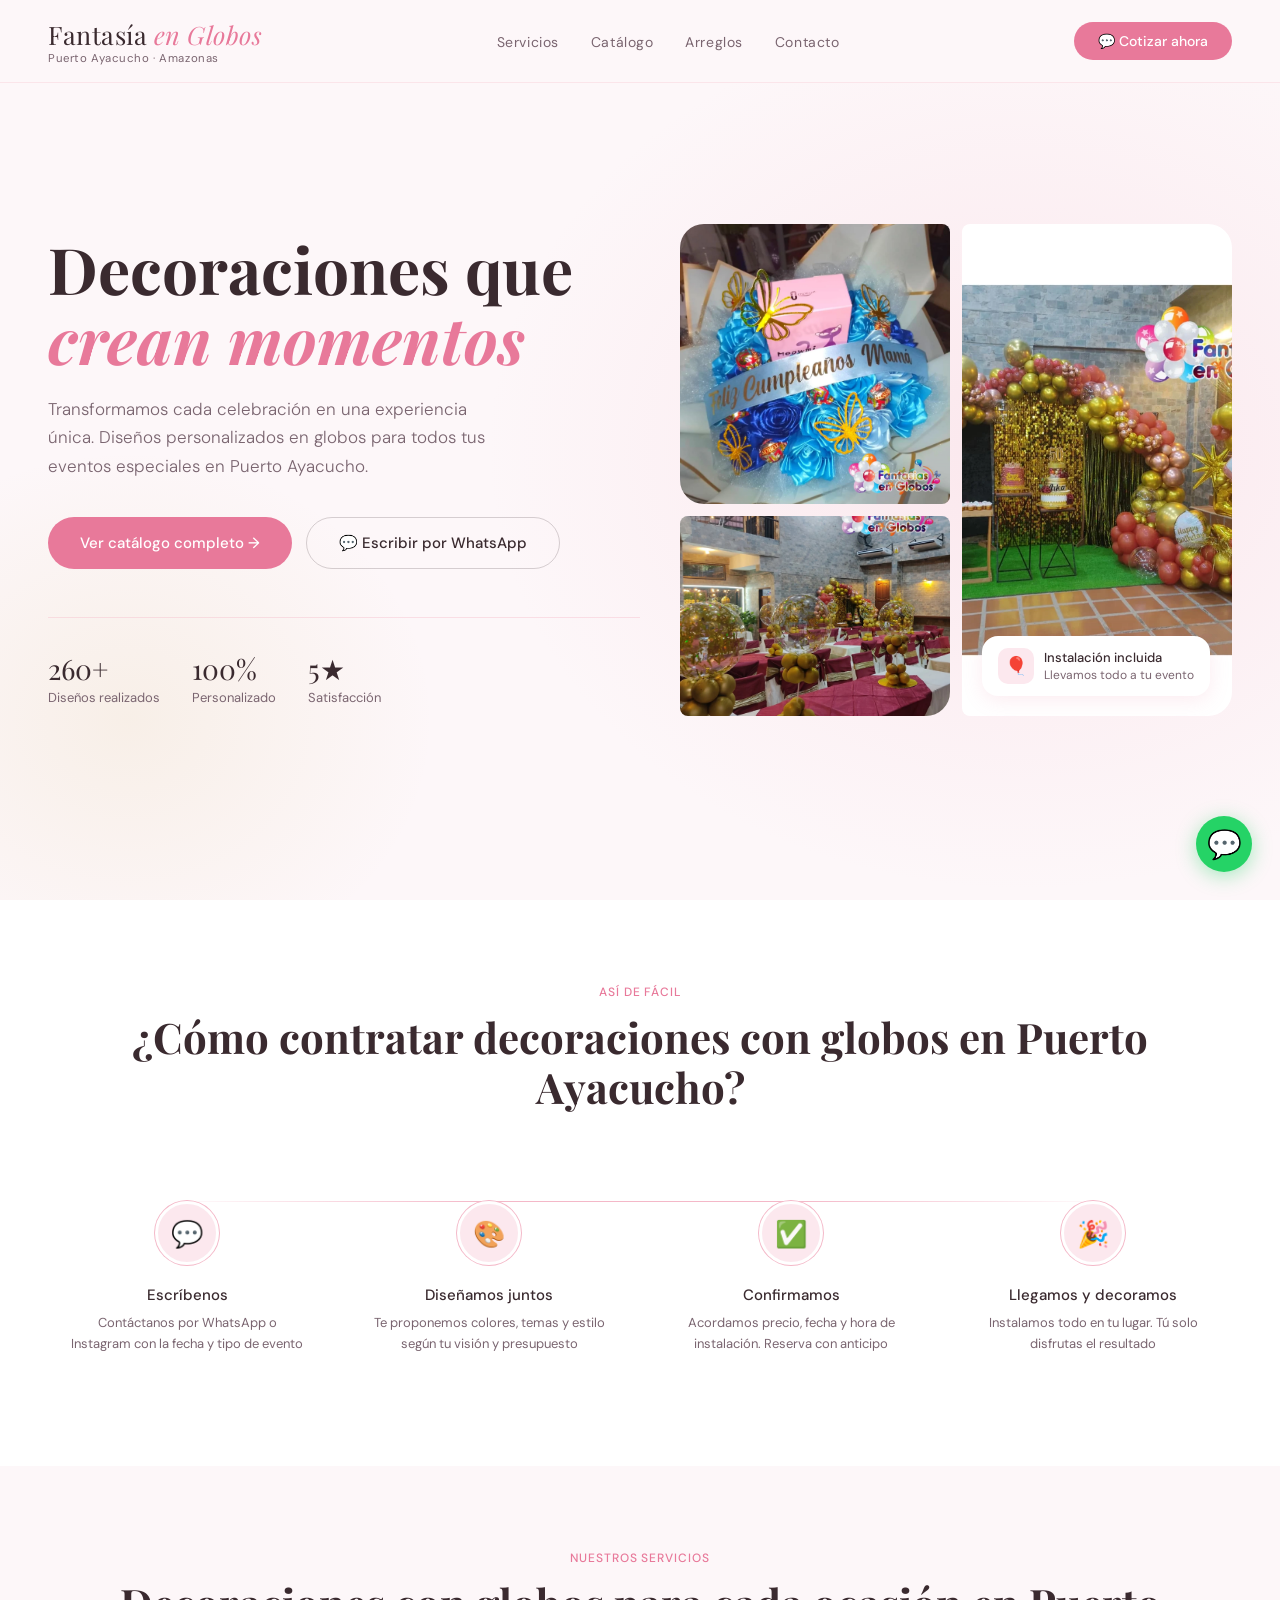
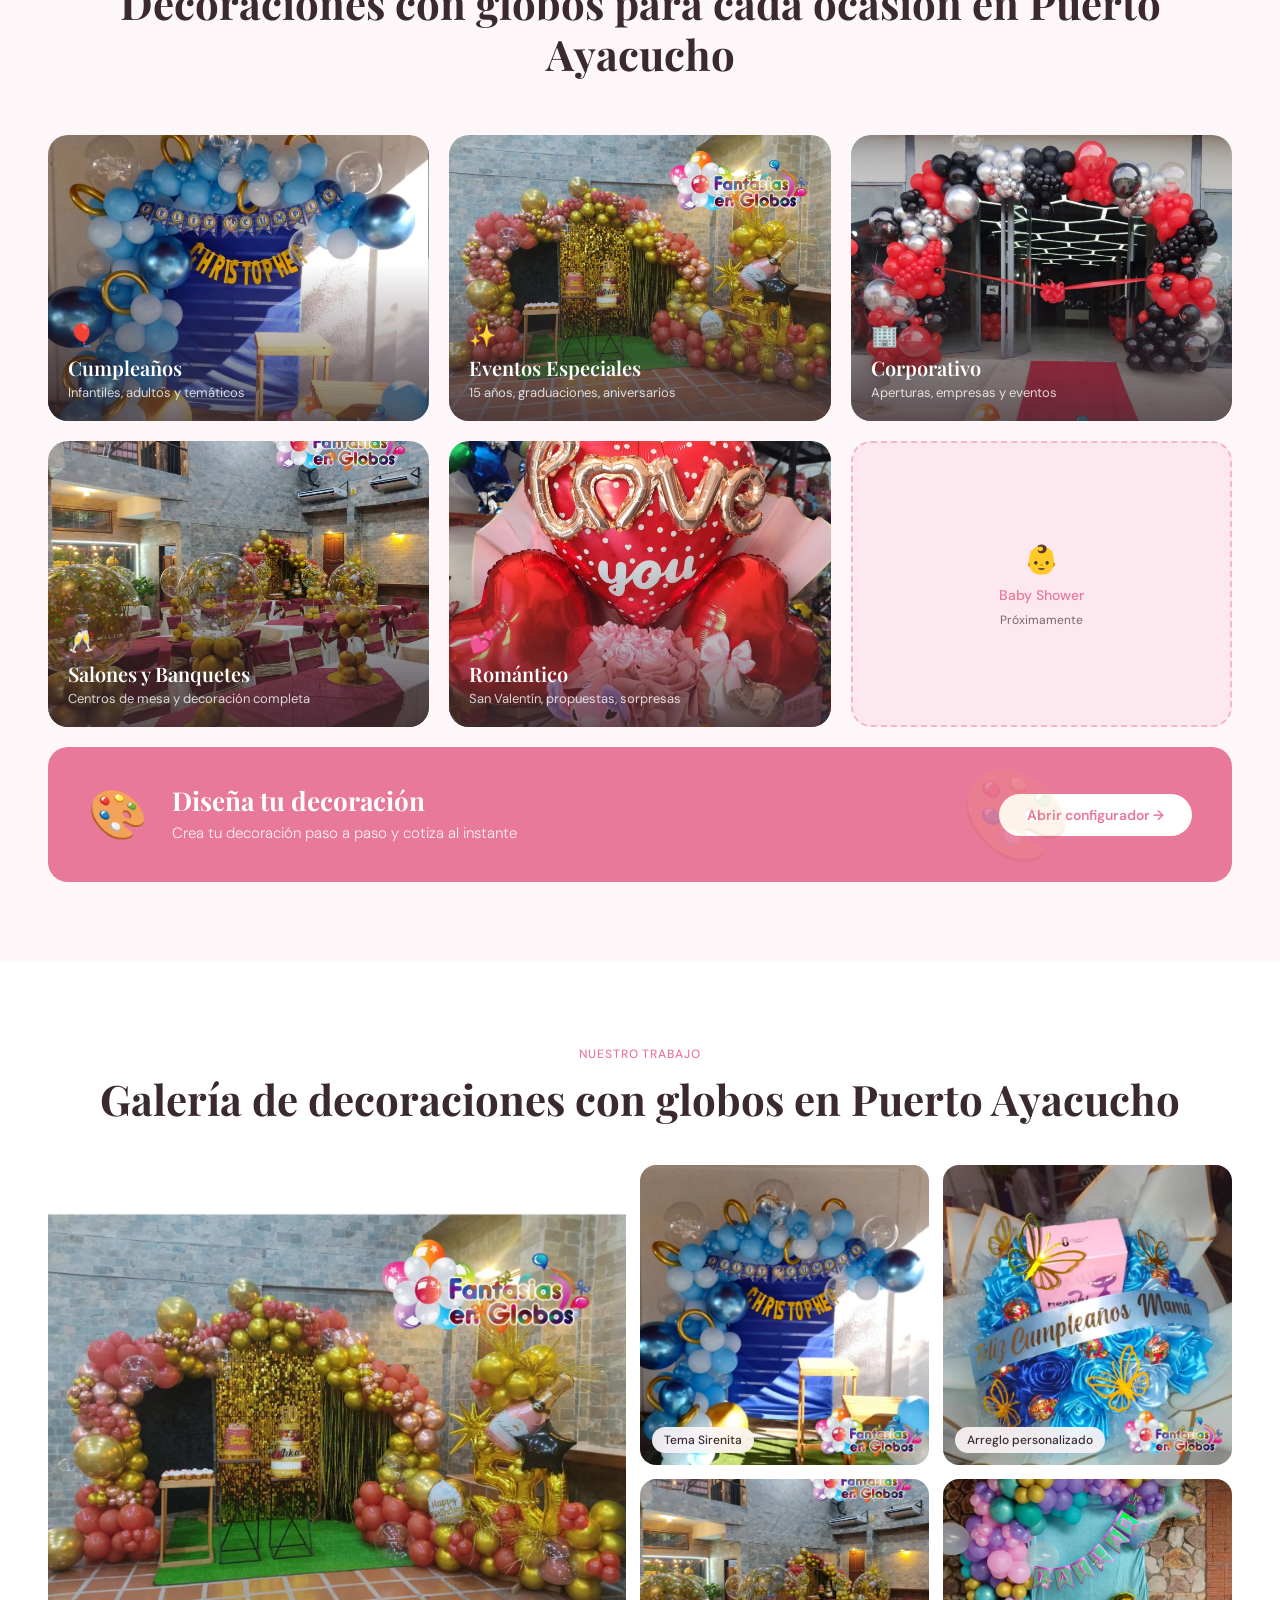
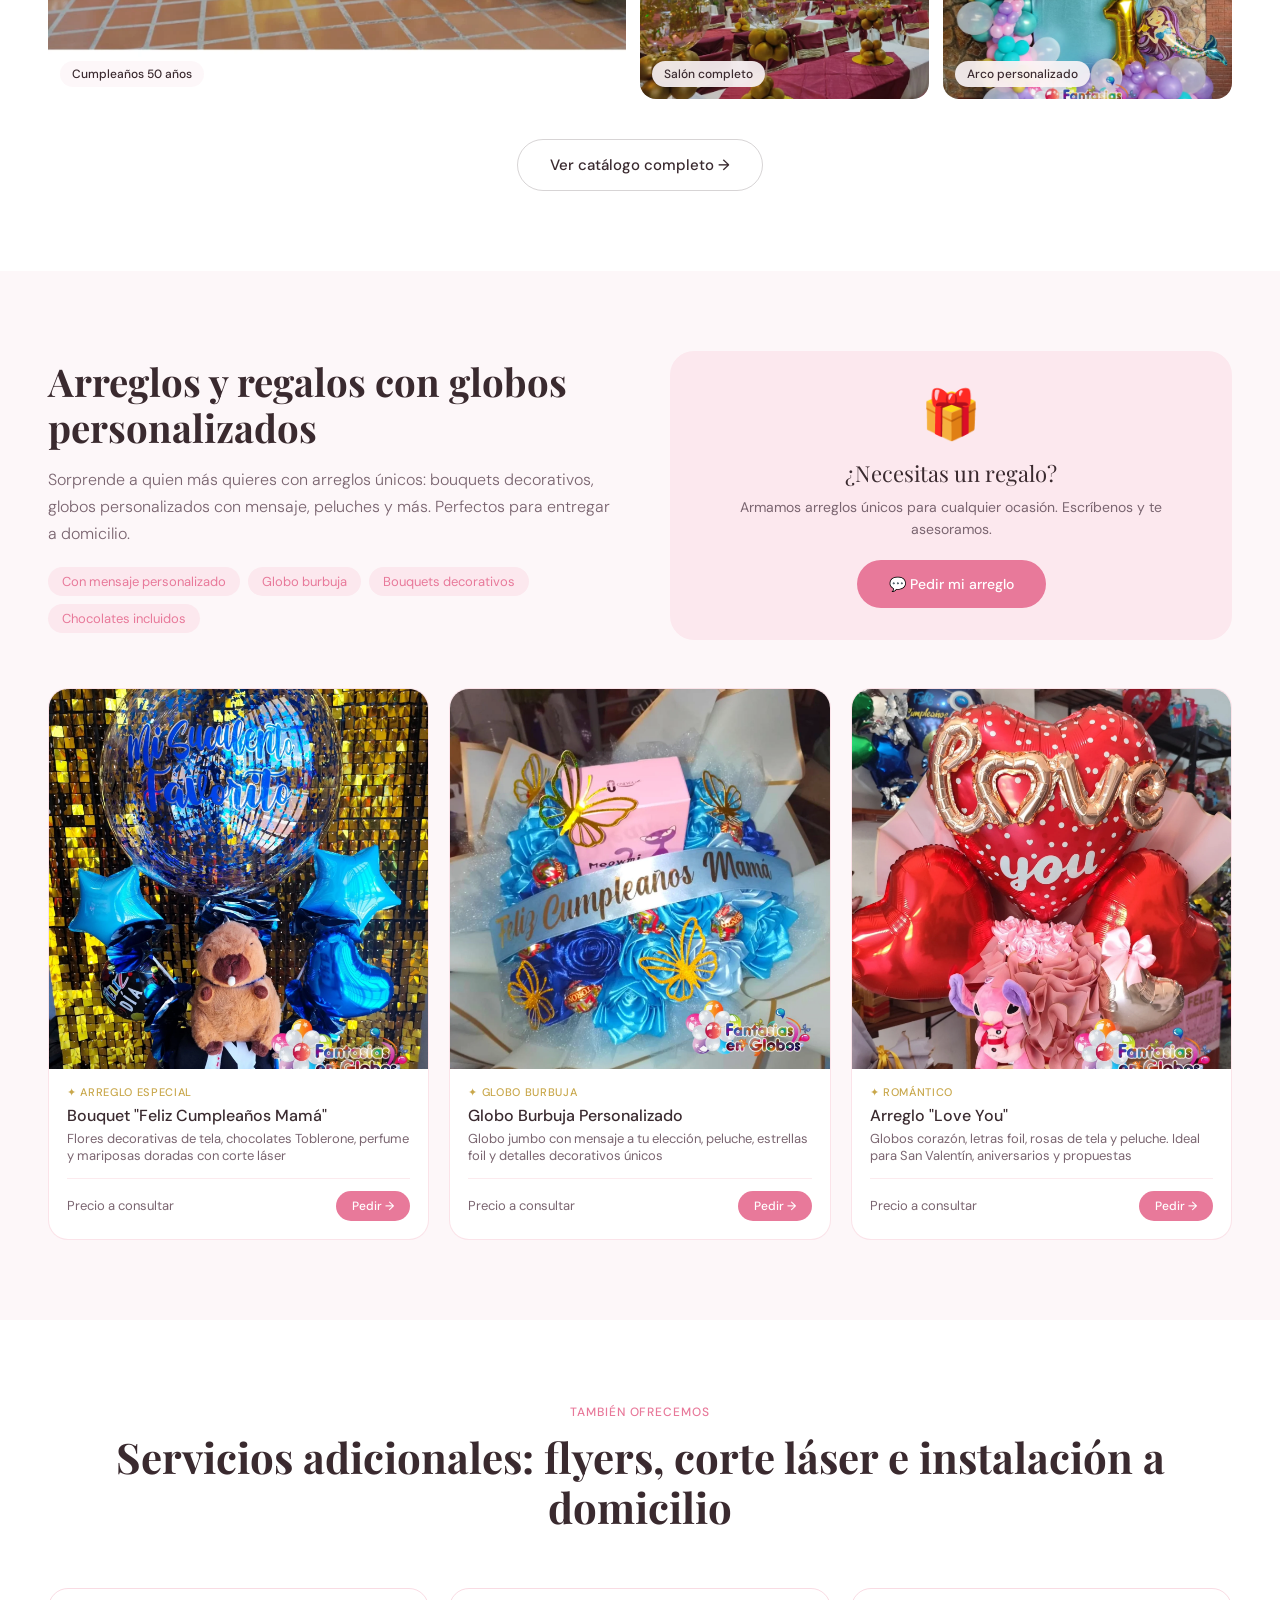
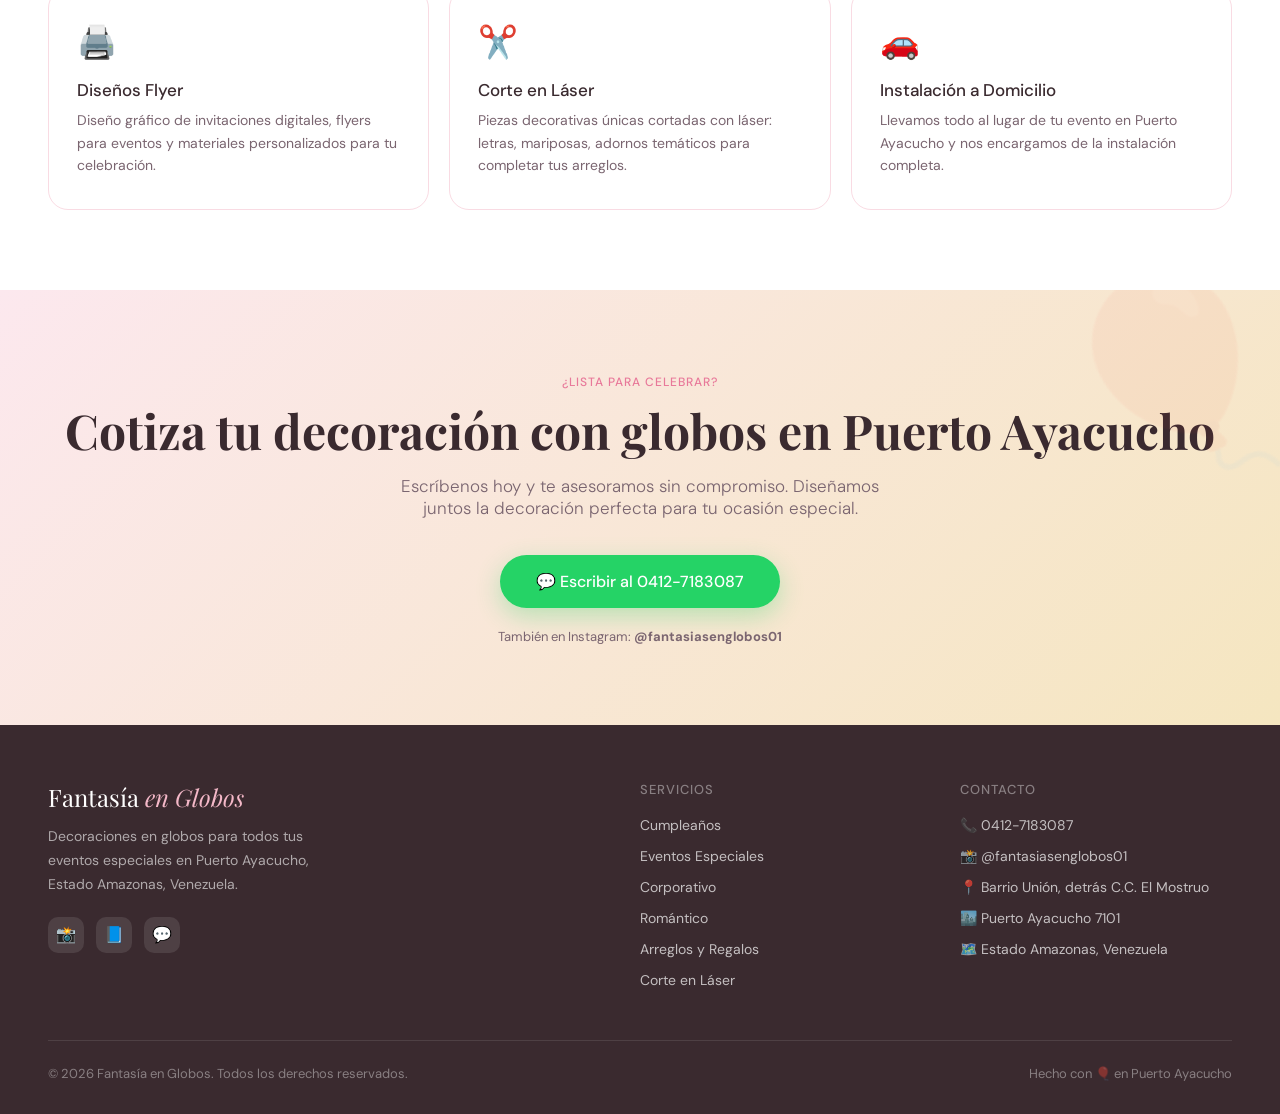
<file: index.html>
<!DOCTYPE html>
<html lang="es">
<head>
<meta charset="UTF-8">
<meta name="viewport" content="width=device-width, initial-scale=1.0">
<title>Fantasía en Globos — Decoraciones en Puerto Ayacucho, Venezuela</title>
<meta name="description" content="Decoraciones con globos para cumpleaños, eventos y celebraciones en Puerto Ayacucho, Amazonas. Diseños personalizados, instalación incluida. ¡Cotiza por WhatsApp!">
<meta name="keywords" content="decoraciones globos Puerto Ayacucho, globos Amazonas Venezuela, arcos globos cumpleaños, decoración eventos Venezuela">
<meta property="og:title" content="Fantasía en Globos — Puerto Ayacucho">
<meta property="og:description" content="Decoraciones que crean momentos. Diseños en globos para todos tus eventos especiales.">
<meta property="og:type" content="website">
<script type="application/ld+json">
{
  "@context": "https://schema.org",
  "@type": "LocalBusiness",
  "name": "Fantasía en Globos",
  "description": "Decoraciones con globos para eventos, cumpleaños, baby showers, graduaciones y más en Puerto Ayacucho, Venezuela.",
  "url": "https://fantasia-en-globos.vercel.app",
  "telephone": "+584127183087",
  "address": {
    "@type": "PostalAddress",
    "addressLocality": "Puerto Ayacucho",
    "addressRegion": "Amazonas",
    "addressCountry": "VE"
  },
  "geo": {
    "@type": "GeoCoordinates",
    "latitude": 5.6630,
    "longitude": -67.6235
  },
  "sameAs": [
    "https://www.instagram.com/fantasiasenglobos01"
  ],
  "priceRange": "$$"
}
</script>
<link rel="stylesheet" href="styles.css">
<style>
  /* ── HERO ── */
  .hero {
    min-height: 100vh;
    display: grid;
    grid-template-columns: 1fr 1fr;
    align-items: center;
    padding: 120px 48px 80px;
    position: relative;
    overflow: hidden;
  }
  .hero::before {
    content: '';
    position: absolute; inset: 0;
    background: radial-gradient(ellipse 60% 70% at 80% 50%, rgba(244,184,200,0.25) 0%, transparent 70%),
                radial-gradient(ellipse 40% 50% at 10% 80%, rgba(201,168,76,0.1) 0%, transparent 60%);
    pointer-events: none;
  }
  .hero-text { position: relative; z-index: 2; }
  .hero-badge {
    display: inline-flex; align-items: center; gap: 6px;
    background: var(--dorado-claro); color: var(--dorado);
    padding: 6px 16px; border-radius: 100px;
    font-size: 12px; font-weight: 500; letter-spacing: 0.06em;
    text-transform: uppercase; margin-bottom: 24px;
  }
  .hero-badge::before { content: '✦'; font-size: 10px; }
  .hero h1 {
    font-family: 'Playfair Display', serif;
    font-size: clamp(42px, 5vw, 68px);
    line-height: 1.1;
    color: var(--gris-texto);
    margin-bottom: 20px;
  }
  .hero h1 em { font-style: italic; color: var(--rosa-profundo); display: block; }
  .hero p {
    font-size: 17px; color: var(--gris-suave);
    line-height: 1.7; max-width: 460px;
    margin-bottom: 36px; font-weight: 300;
  }
  .hero-btns { display: flex; gap: 14px; flex-wrap: wrap; }
  .hero-stats {
    display: flex; gap: 32px; margin-top: 48px;
    padding-top: 32px;
    border-top: 1px solid rgba(244,184,200,0.4);
  }
  .stat-num { font-family: 'Playfair Display', serif; font-size: 28px; color: var(--gris-texto); }
  .stat-label { font-size: 13px; color: var(--gris-suave); margin-top: 2px; }

  .hero-visual {
    position: relative; z-index: 2;
    display: grid;
    grid-template-columns: 1fr 1fr;
    grid-template-rows: 280px 200px;
    gap: 12px;
    padding-left: 40px;
  }
  .hero-img {
    border-radius: 20px; overflow: hidden;
    position: relative;
  }
  .hero-img img { width: 100%; height: 100%; object-fit: cover; transition: transform 0.5s; }
  .hero-img:hover img { transform: scale(1.04); }
  .hero-img:nth-child(1) { border-radius: 24px 8px 8px 24px; }
  .hero-img:nth-child(2) { grid-row: span 2; border-radius: 8px 24px 24px 8px; }
  .hero-img:nth-child(3) { border-radius: 8px 8px 24px 8px; }
  .hero-float {
    position: absolute; bottom: 20px; left: 20px;
    background: white; border-radius: 16px;
    padding: 12px 16px;
    box-shadow: 0 4px 20px rgba(232,121,154,0.15);
    display: flex; align-items: center; gap: 10px;
    font-size: 13px;
  }
  .hero-float-icon {
    width: 36px; height: 36px; border-radius: 10px;
    background: var(--rosa-claro);
    display: flex; align-items: center; justify-content: center;
    font-size: 18px;
  }
  .hero-float strong { display: block; font-weight: 500; font-size: 13px; }
  .hero-float span { color: var(--gris-suave); font-size: 12px; }

  /* ── COMO FUNCIONA ── */
  .como-funciona { padding: 80px 48px; background: white; }
  .steps-grid {
    display: grid; grid-template-columns: repeat(4, 1fr);
    gap: 24px; position: relative;
  }
  .steps-grid::before {
    content: '';
    position: absolute; top: 32px; left: 10%; right: 10%; height: 1px;
    background: linear-gradient(90deg, transparent, var(--rosa), var(--rosa), transparent);
  }
  .step-card { text-align: center; padding: 32px 20px; position: relative; }
  .step-num {
    width: 64px; height: 64px; border-radius: 50%;
    background: var(--rosa-claro);
    display: flex; align-items: center; justify-content: center;
    margin: 0 auto 20px;
    font-family: 'Playfair Display', serif;
    font-size: 22px; color: var(--rosa-profundo);
    position: relative; z-index: 1;
    border: 3px solid white;
    box-shadow: 0 0 0 1px var(--rosa);
  }
  .step-icon { font-size: 26px; }
  .step-title { font-weight: 500; font-size: 15px; margin-bottom: 8px; }
  .step-desc { font-size: 13px; color: var(--gris-suave); line-height: 1.6; }

  /* ── CATEGORÍAS ── */
  .categorias { padding: 80px 48px; background: var(--fondo); }
  .cat-grid { display: grid; grid-template-columns: repeat(3, 1fr); gap: 20px; }
  .cat-card {
    border-radius: 20px; overflow: hidden;
    position: relative; cursor: pointer;
    aspect-ratio: 4/3;
    background: var(--rosa-claro);
    text-decoration: none;
  }
  .cat-card img { width: 100%; height: 100%; object-fit: cover; transition: transform 0.5s; }
  .cat-card:hover img { transform: scale(1.06); }
  .cat-overlay {
    position: absolute; inset: 0;
    background: linear-gradient(to top, rgba(58,42,47,0.75) 0%, transparent 55%);
    transition: background 0.3s;
  }
  .cat-card:hover .cat-overlay {
    background: linear-gradient(to top, rgba(232,121,154,0.8) 0%, rgba(58,42,47,0.2) 70%);
  }
  .cat-info { position: absolute; bottom: 0; left: 0; right: 0; padding: 24px 20px 20px; }
  .cat-emoji { font-size: 22px; margin-bottom: 6px; display: block; }
  .cat-name { font-family: 'Playfair Display', serif; font-size: 20px; color: white; font-weight: 600; line-height: 1.2; }
  .cat-sub { font-size: 13px; color: rgba(255,255,255,0.8); margin-top: 4px; }
  .cat-arrow {
    position: absolute; top: 16px; right: 16px;
    width: 32px; height: 32px; border-radius: 50%;
    background: rgba(255,255,255,0.2);
    display: flex; align-items: center; justify-content: center;
    color: white; font-size: 16px;
    opacity: 0; transform: translateY(4px);
    transition: all 0.3s;
  }
  .cat-card:hover .cat-arrow { opacity: 1; transform: translateY(0); }
  .cat-placeholder {
    display: flex; flex-direction: column;
    align-items: center; justify-content: center;
    background: var(--rosa-claro);
    border: 2px dashed var(--rosa);
    border-radius: 20px;
    aspect-ratio: 4/3;
    color: var(--rosa-profundo);
    font-size: 14px; gap: 8px;
  }
  .cat-placeholder span { font-size: 28px; }
  .cat-placeholder p { font-weight: 500; }
  .cat-placeholder small { font-size: 12px; color: var(--gris-suave); }
  .cat-card--featured {
    grid-column: span 3;
    border-radius: 20px; overflow: hidden;
    background: #e8799a;
    text-decoration: none;
    display: flex; align-items: center;
    justify-content: space-between;
    padding: 36px 40px;
    gap: 24px;
    transition: filter 0.3s, transform 0.3s;
    position: relative;
  }
  .cat-card--featured::after {
    content: '🎨';
    position: absolute; right: 160px; top: 50%;
    transform: translateY(-50%);
    font-size: 90px; opacity: 0.12; pointer-events: none;
  }
  .cat-card--featured:hover { filter: brightness(1.06); transform: translateY(-2px); }
  .cat-card--featured .cat-feat-icon { font-size: 48px; flex-shrink: 0; }
  .cat-card--featured .cat-feat-body { flex: 1; }
  .cat-card--featured .cat-feat-title {
    font-family: 'Playfair Display', serif;
    font-size: 26px; font-weight: 700;
    color: white; line-height: 1.2; margin-bottom: 6px;
  }
  .cat-card--featured .cat-feat-desc {
    font-size: 15px; color: rgba(255,255,255,0.88);
    font-weight: 300; line-height: 1.5;
  }
  .cat-card--featured .cat-feat-btn {
    background: white; color: #e8799a;
    padding: 12px 28px; border-radius: 100px;
    font-size: 14px; font-weight: 600;
    white-space: nowrap; flex-shrink: 0;
    transition: box-shadow 0.2s;
  }
  .cat-card--featured:hover .cat-feat-btn { box-shadow: 0 6px 20px rgba(0,0,0,0.15); }
  @media (max-width: 900px) {
    .cat-card--featured { grid-column: span 2; flex-direction: column; text-align: center; padding: 28px 24px; }
    .cat-card--featured::after { display: none; }
  }
  @media (max-width: 520px) {
    .cat-card--featured { grid-column: span 1; }
  }

  /* ── GALERÍA ── */
  .galeria { padding: 80px 48px; background: white; }
  .galeria-grid {
    display: grid;
    grid-template-columns: 2fr 1fr 1fr;
    grid-template-rows: 300px 220px;
    gap: 14px;
  }
  .gal-item { border-radius: 16px; overflow: hidden; position: relative; }
  .gal-item img { width: 100%; height: 100%; object-fit: cover; transition: transform 0.5s; }
  .gal-item:hover img { transform: scale(1.05); }
  .gal-item:nth-child(1) { grid-row: span 2; border-radius: 24px; }
  .gal-label {
    position: absolute; bottom: 12px; left: 12px;
    background: rgba(253,247,249,0.9);
    backdrop-filter: blur(8px);
    padding: 5px 12px; border-radius: 100px;
    font-size: 12px; font-weight: 500; color: var(--gris-texto);
  }
  .galeria .section-header { margin-bottom: 40px; }
  .galeria-cta { text-align: center; margin-top: 32px; }

  /* ── ARREGLOS ── */
  .arreglos { padding: 80px 48px; background: var(--fondo); }
  .arreglos-intro {
    display: grid; grid-template-columns: 1fr 1fr;
    gap: 60px; align-items: center; margin-bottom: 48px;
  }
  .arreglos-text h2 {
    font-family: 'Playfair Display', serif;
    font-size: clamp(28px, 3vw, 40px);
    margin-bottom: 16px; line-height: 1.2;
  }
  .arreglos-text h2 em { font-style: italic; color: var(--rosa-profundo); }
  .arreglos-text p { font-size: 16px; color: var(--gris-suave); line-height: 1.7; font-weight: 300; }
  .arreglos-pills { display: flex; flex-wrap: wrap; gap: 8px; margin-top: 20px; }
  .pill {
    padding: 6px 14px; border-radius: 100px; font-size: 13px;
    background: var(--rosa-claro); color: var(--rosa-profundo); font-weight: 400;
  }
  .arreglos-grid { display: grid; grid-template-columns: repeat(3, 1fr); gap: 20px; }
  .arreglo-card {
    border-radius: 20px; overflow: hidden;
    background: white;
    border: 1px solid rgba(244,184,200,0.4);
    transition: transform 0.3s, box-shadow 0.3s;
  }
  .arreglo-card:hover { transform: translateY(-4px); box-shadow: 0 16px 40px rgba(232,121,154,0.15); }
  .arreglo-img { aspect-ratio: 1; overflow: hidden; }
  .arreglo-img img { width: 100%; height: 100%; object-fit: cover; transition: transform 0.4s; }
  .arreglo-card:hover .arreglo-img img { transform: scale(1.05); }
  .arreglo-info { padding: 16px 18px 18px; }
  .arreglo-tag { font-size: 11px; font-weight: 500; letter-spacing: 0.06em; text-transform: uppercase; color: var(--dorado); margin-bottom: 6px; }
  .arreglo-name { font-weight: 500; font-size: 16px; margin-bottom: 4px; }
  .arreglo-desc { font-size: 13px; color: var(--gris-suave); }
  .arreglo-footer {
    display: flex; align-items: center; justify-content: space-between;
    margin-top: 14px; padding-top: 12px;
    border-top: 1px solid rgba(244,184,200,0.3);
  }
  .arreglo-price { font-size: 13px; color: var(--gris-suave); }
  .arreglo-btn {
    background: var(--rosa-profundo); color: white;
    padding: 7px 16px; border-radius: 100px;
    font-size: 12px; font-weight: 500; text-decoration: none;
    transition: background 0.2s;
  }
  .arreglo-btn:hover { background: #d4607e; }

  /* ── SERVICIOS ── */
  .servicios { padding: 80px 48px; background: white; }
  .servicios-grid { display: grid; grid-template-columns: repeat(3, 1fr); gap: 20px; margin-top: 48px; }
  .servicio-card {
    padding: 32px 28px;
    border-radius: 20px;
    border: 1.5px solid rgba(244,184,200,0.5);
    transition: all 0.3s;
    position: relative; overflow: hidden;
  }
  .servicio-card::before {
    content: '';
    position: absolute; top: 0; left: 0; right: 0; height: 3px;
    background: linear-gradient(90deg, var(--rosa), var(--dorado));
    transform: scaleX(0); transform-origin: left;
    transition: transform 0.3s;
  }
  .servicio-card:hover::before { transform: scaleX(1); }
  .servicio-card:hover { border-color: var(--rosa); transform: translateY(-3px); }
  .servicio-icon { font-size: 32px; margin-bottom: 16px; display: block; }
  .servicio-name { font-weight: 500; font-size: 17px; margin-bottom: 8px; }
  .servicio-desc { font-size: 14px; color: var(--gris-suave); line-height: 1.6; }

  /* ── CTA ── */
  .cta-section {
    padding: 80px 48px;
    background: linear-gradient(135deg, var(--rosa-claro) 0%, var(--dorado-claro) 100%);
    text-align: center;
    position: relative; overflow: hidden;
  }
  .cta-section::before {
    content: '🎈';
    position: absolute; font-size: 200px;
    opacity: 0.05; top: -40px; right: -20px;
    transform: rotate(-15deg);
  }
  .cta-section h2 {
    font-family: 'Playfair Display', serif;
    font-size: clamp(28px, 4vw, 48px);
    margin-bottom: 16px; line-height: 1.2;
  }
  .cta-section h2 em { font-style: italic; color: var(--rosa-profundo); }
  .cta-section p { font-size: 17px; color: var(--gris-suave); max-width: 480px; margin: 0 auto 36px; font-weight: 300; }
  .cta-info { margin-top: 20px; font-size: 13px; color: var(--gris-suave); }

  /* ── RESPONSIVE ── */
  @media (max-width: 900px) {
    .hero { grid-template-columns: 1fr; padding: 100px 24px 60px; }
    .hero-visual { display: none; }
    .hero-stats { gap: 20px; }
    .steps-grid { grid-template-columns: repeat(2, 1fr); }
    .steps-grid::before { display: none; }
    .cat-grid { grid-template-columns: repeat(2, 1fr); }
    .galeria-grid { grid-template-columns: 1fr 1fr; grid-template-rows: auto; }
    .galeria-grid .gal-item:nth-child(1) { grid-row: auto; grid-column: span 2; }
    .arreglos-intro { grid-template-columns: 1fr; }
    .arreglos-grid { grid-template-columns: repeat(2, 1fr); }
    .servicios-grid { grid-template-columns: 1fr; }
    .como-funciona, .categorias, .galeria, .arreglos, .servicios, .cta-section { padding: 60px 24px; }
  }
  @media (max-width: 520px) {
    .cat-grid { grid-template-columns: 1fr; }
    .arreglos-grid { grid-template-columns: 1fr; }
  }
</style>
</head>
<body>

<!-- WHATSAPP FLOTANTE -->
<a href="https://wa.me/584127183087" class="whatsapp-float" target="_blank" title="Contáctanos por WhatsApp">💬</a>

<!-- NAVBAR -->
<nav>
  <div class="nav-brand">
    <a href="index.html" class="nav-logo">Fantasía <span>en Globos</span></a>
    <span class="nav-location">Puerto Ayacucho · Amazonas</span>
  </div>
  <ul class="nav-links">
    <li><a href="#categorias">Servicios</a></li>
    <li><a href="catalogo.html">Catálogo</a></li>
    <li><a href="#arreglos">Arreglos</a></li>
    <li><a href="contacto.html">Contacto</a></li>
  </ul>
  <a href="https://wa.me/584127183087" class="nav-cta" target="_blank">💬 Cotizar ahora</a>
</nav>

<!-- HERO -->
<section class="hero">
  <div class="hero-text">
    <h1 class="fade-up delay-1">
      Decoraciones que
      <em>crean momentos</em>
    </h1>
    <p class="fade-up delay-2">
      Transformamos cada celebración en una experiencia única. Diseños personalizados en globos para todos tus eventos especiales en Puerto Ayacucho.
    </p>
    <div class="hero-btns fade-up delay-3">
      <a href="catalogo.html" class="btn-primary">Ver catálogo completo →</a>
      <a href="https://wa.me/584127183087" class="btn-secondary" target="_blank">💬 Escribir por WhatsApp</a>
    </div>
    <div class="hero-stats fade-up delay-4">
      <div>
        <div class="stat-num">260+</div>
        <div class="stat-label">Diseños realizados</div>
      </div>
      <div>
        <div class="stat-num">100%</div>
        <div class="stat-label">Personalizado</div>
      </div>
      <div>
        <div class="stat-num">5★</div>
        <div class="stat-label">Satisfacción</div>
      </div>
    </div>
  </div>

  <div class="hero-visual">
    <div class="hero-img">
      <img src="Arreglo2.webp" alt="Globo burbuja personalizado con peluche" loading="eager">
    </div>
    <div class="hero-img">
      <img src="Cumple2.webp" alt="Decoración elegante cumpleaños 50 años" loading="eager">
      <div class="hero-float">
        <div class="hero-float-icon">🎈</div>
        <div>
          <strong>Instalación incluida</strong>
          <span>Llevamos todo a tu evento</span>
        </div>
      </div>
    </div>
    <div class="hero-img">
      <img src="Corpo1.webp" alt="Salón completo con centros de mesa dorados" loading="eager">
    </div>
  </div>
</section>

<!-- CÓMO FUNCIONA -->
<section class="como-funciona">
  <div class="section-header">
    <div class="section-tag">Así de fácil</div>
    <h2 class="section-title">¿Cómo contratar decoraciones con globos en Puerto Ayacucho?</h2>
  </div>
  <div class="steps-grid">
    <div class="step-card">
      <div class="step-num"><span class="step-icon">💬</span></div>
      <div class="step-title">Escríbenos</div>
      <div class="step-desc">Contáctanos por WhatsApp o Instagram con la fecha y tipo de evento</div>
    </div>
    <div class="step-card">
      <div class="step-num"><span class="step-icon">🎨</span></div>
      <div class="step-title">Diseñamos juntos</div>
      <div class="step-desc">Te proponemos colores, temas y estilo según tu visión y presupuesto</div>
    </div>
    <div class="step-card">
      <div class="step-num"><span class="step-icon">✅</span></div>
      <div class="step-title">Confirmamos</div>
      <div class="step-desc">Acordamos precio, fecha y hora de instalación. Reserva con anticipo</div>
    </div>
    <div class="step-card">
      <div class="step-num"><span class="step-icon">🎉</span></div>
      <div class="step-title">Llegamos y decoramos</div>
      <div class="step-desc">Instalamos todo en tu lugar. Tú solo disfrutas el resultado</div>
    </div>
  </div>
</section>

<!-- CATEGORÍAS -->
<section class="categorias" id="categorias">
  <div class="section-header">
    <div class="section-tag">Nuestros servicios</div>
    <h2 class="section-title">Decoraciones con globos para cada ocasión en Puerto Ayacucho</h2>
  </div>
  <div class="cat-grid">

    <a href="catalogo.html?cat=cumpleanos" class="cat-card">
      <img src="Cumple3.webp" alt="Cumpleaños infantil temático" loading="lazy">
      <div class="cat-overlay"></div>
      <div class="cat-info">
        <span class="cat-emoji">🎈</span>
        <div class="cat-name">Cumpleaños</div>
        <div class="cat-sub">Infantiles, adultos y temáticos</div>
      </div>
      <div class="cat-arrow">→</div>
    </a>

    <a href="catalogo.html?cat=eventos" class="cat-card">
      <img src="Cumple2.webp" alt="Cumpleaños elegante 50 años" loading="lazy">
      <div class="cat-overlay"></div>
      <div class="cat-info">
        <span class="cat-emoji">✨</span>
        <div class="cat-name">Eventos Especiales</div>
        <div class="cat-sub">15 años, graduaciones, aniversarios</div>
      </div>
      <div class="cat-arrow">→</div>
    </a>

    <a href="catalogo.html?cat=corporativo" class="cat-card">
      <img src="Corpo2.webp" alt="Decoración corporativa apertura" loading="lazy">
      <div class="cat-overlay"></div>
      <div class="cat-info">
        <span class="cat-emoji">🏢</span>
        <div class="cat-name">Corporativo</div>
        <div class="cat-sub">Aperturas, empresas y eventos</div>
      </div>
      <div class="cat-arrow">→</div>
    </a>

    <a href="catalogo.html?cat=salones" class="cat-card">
      <img src="Corpo1.webp" alt="Decoración de salón completo" loading="lazy">
      <div class="cat-overlay"></div>
      <div class="cat-info">
        <span class="cat-emoji">🥂</span>
        <div class="cat-name">Salones y Banquetes</div>
        <div class="cat-sub">Centros de mesa y decoración completa</div>
      </div>
      <div class="cat-arrow">→</div>
    </a>

    <a href="catalogo.html?cat=romantico" class="cat-card">
      <img src="Arreglo3.webp" alt="Arreglo romántico globos corazón" loading="lazy">
      <div class="cat-overlay"></div>
      <div class="cat-info">
        <span class="cat-emoji">💕</span>
        <div class="cat-name">Romántico</div>
        <div class="cat-sub">San Valentín, propuestas, sorpresas</div>
      </div>
      <div class="cat-arrow">→</div>
    </a>

    <div class="cat-placeholder">
      <span>👶</span>
      <p>Baby Shower</p>
      <small>Próximamente</small>
    </div>

    <a href="configurador.html" class="cat-card--featured">
      <span class="cat-feat-icon">🎨</span>
      <div class="cat-feat-body">
        <div class="cat-feat-title">Diseña tu decoración</div>
        <div class="cat-feat-desc">Crea tu decoración paso a paso y cotiza al instante</div>
      </div>
      <span class="cat-feat-btn">Abrir configurador →</span>
    </a>

  </div>
</section>

<!-- GALERÍA DESTACADA -->
<section class="galeria" id="galeria">
  <div class="section-header">
    <div class="section-tag">Nuestro trabajo</div>
    <h2 class="section-title">Galería de decoraciones con globos en Puerto Ayacucho</h2>
  </div>
  <div class="galeria-grid">
    <div class="gal-item">
      <img src="Cumple2.webp" alt="Decoración cumpleaños 50 años dorado y rosa" loading="lazy">
      <div class="gal-label">Cumpleaños 50 años</div>
    </div>
    <div class="gal-item">
      <img src="Cumple3.webp" alt="Tema Sirenita cumpleaños Kailani" loading="lazy">
      <div class="gal-label">Tema Sirenita</div>
    </div>
    <div class="gal-item">
      <img src="Arreglo2.webp" alt="Globo burbuja personalizado con peluche" loading="lazy">
      <div class="gal-label">Arreglo personalizado</div>
    </div>
    <div class="gal-item">
      <img src="Corpo1.webp" alt="Salón completo con centros de mesa dorados" loading="lazy">
      <div class="gal-label">Salón completo</div>
    </div>
    <div class="gal-item">
      <img src="Cumple_1.webp" alt="Arco azul y dorado Christopher" loading="lazy">
      <div class="gal-label">Arco personalizado</div>
    </div>
  </div>
  <div class="galeria-cta">
    <a href="catalogo.html" class="btn-secondary" style="margin-top: 8px;">Ver catálogo completo →</a>
  </div>
</section>

<!-- ARREGLOS Y REGALOS -->
<section class="arreglos" id="arreglos">
  <div class="arreglos-intro">
    <div class="arreglos-text">
      <h2>Arreglos y regalos con globos personalizados</h2>
      <p>Sorprende a quien más quieres con arreglos únicos: bouquets decorativos, globos personalizados con mensaje, peluches y más. Perfectos para entregar a domicilio.</p>
      <div class="arreglos-pills">
        <span class="pill">Con mensaje personalizado</span>
        <span class="pill">Globo burbuja</span>
        <span class="pill">Bouquets decorativos</span>
        <span class="pill">Chocolates incluidos</span>
      </div>
    </div>
    <div style="background: var(--rosa-claro); border-radius: 24px; padding: 32px; text-align:center;">
      <div style="font-size: 48px; margin-bottom: 12px;">🎁</div>
      <div style="font-family: 'Playfair Display', serif; font-size: 22px; margin-bottom: 8px;">¿Necesitas un regalo?</div>
      <p style="font-size: 14px; color: var(--gris-suave); margin-bottom: 20px; line-height: 1.6;">Armamos arreglos únicos para cualquier ocasión. Escríbenos y te asesoramos.</p>
      <a href="https://wa.me/584127183087?text=Hola%21%20Me%20gustar%C3%ADa%20pedir%20un%20arreglo%20especial.%20%C2%BFMe%20pueden%20asesorar%3F" class="btn-primary" target="_blank" style="justify-content: center; font-size: 14px;">💬 Pedir mi arreglo</a>
    </div>
  </div>

  <div class="arreglos-grid">
    <div class="arreglo-card">
      <div class="arreglo-img">
        <img src="Arreglo1.webp" alt="Bouquet Feliz Cumpleaños Mamá con chocolates y mariposas láser" loading="lazy">
      </div>
      <div class="arreglo-info">
        <div class="arreglo-tag">✦ Arreglo especial</div>
        <div class="arreglo-name">Bouquet "Feliz Cumpleaños Mamá"</div>
        <div class="arreglo-desc">Flores decorativas de tela, chocolates Toblerone, perfume y mariposas doradas con corte láser</div>
        <div class="arreglo-footer">
          <span class="arreglo-price">Precio a consultar</span>
          <a href="https://wa.me/584127183087?text=Hola%21%20Me%20interesa%20el%20arreglo%20%22Bouquet%20Feliz%20Cumplea%C3%B1os%20Mam%C3%A1%22.%20%C2%BFMe%20dan%20m%C3%A1s%20informaci%C3%B3n%3F" class="arreglo-btn" target="_blank">Pedir →</a>
        </div>
      </div>
    </div>

    <div class="arreglo-card">
      <div class="arreglo-img">
        <img src="Arreglo2.webp" alt="Globo burbuja personalizado con peluche y estrellas foil" loading="lazy">
      </div>
      <div class="arreglo-info">
        <div class="arreglo-tag">✦ Globo burbuja</div>
        <div class="arreglo-name">Globo Burbuja Personalizado</div>
        <div class="arreglo-desc">Globo jumbo con mensaje a tu elección, peluche, estrellas foil y detalles decorativos únicos</div>
        <div class="arreglo-footer">
          <span class="arreglo-price">Precio a consultar</span>
          <a href="https://wa.me/584127183087?text=Hola%21%20Me%20interesa%20el%20%22Globo%20Burbuja%20Personalizado%22.%20%C2%BFMe%20dan%20m%C3%A1s%20informaci%C3%B3n%3F" class="arreglo-btn" target="_blank">Pedir →</a>
        </div>
      </div>
    </div>

    <div class="arreglo-card">
      <div class="arreglo-img">
        <img src="Arreglo3.webp" alt="Arreglo romántico Love You con globos corazón" loading="lazy">
      </div>
      <div class="arreglo-info">
        <div class="arreglo-tag">✦ Romántico</div>
        <div class="arreglo-name">Arreglo "Love You"</div>
        <div class="arreglo-desc">Globos corazón, letras foil, rosas de tela y peluche. Ideal para San Valentín, aniversarios y propuestas</div>
        <div class="arreglo-footer">
          <span class="arreglo-price">Precio a consultar</span>
          <a href="https://wa.me/584127183087?text=Hola%21%20Me%20interesa%20el%20%22Arreglo%20Love%20You%22.%20%C2%BFMe%20dan%20m%C3%A1s%20informaci%C3%B3n%3F" class="arreglo-btn" target="_blank">Pedir →</a>
        </div>
      </div>
    </div>
  </div>
</section>

<!-- SERVICIOS ADICIONALES -->
<section class="servicios" id="servicios">
  <div class="section-header">
    <div class="section-tag">También ofrecemos</div>
    <h2 class="section-title">Servicios adicionales: flyers, corte láser e instalación a domicilio</h2>
  </div>
  <div class="servicios-grid">
    <div class="servicio-card">
      <span class="servicio-icon">🖨️</span>
      <div class="servicio-name">Diseños Flyer</div>
      <div class="servicio-desc">Diseño gráfico de invitaciones digitales, flyers para eventos y materiales personalizados para tu celebración.</div>
    </div>
    <div class="servicio-card">
      <span class="servicio-icon">✂️</span>
      <div class="servicio-name">Corte en Láser</div>
      <div class="servicio-desc">Piezas decorativas únicas cortadas con láser: letras, mariposas, adornos temáticos para completar tus arreglos.</div>
    </div>
    <div class="servicio-card">
      <span class="servicio-icon">🚗</span>
      <div class="servicio-name">Instalación a Domicilio</div>
      <div class="servicio-desc">Llevamos todo al lugar de tu evento en Puerto Ayacucho y nos encargamos de la instalación completa.</div>
    </div>
  </div>
</section>

<!-- CTA WHATSAPP -->
<section class="cta-section">
  <div class="section-tag">¿Lista para celebrar?</div>
  <h2>Cotiza tu decoración con globos en Puerto Ayacucho</h2>
  <p>Escríbenos hoy y te asesoramos sin compromiso. Diseñamos juntos la decoración perfecta para tu ocasión especial.</p>
  <a href="https://wa.me/584127183087?text=Hola%21%20Me%20gustar%C3%ADa%20cotizar%20una%20decoraci%C3%B3n.%20%C2%BFPueden%20asesorarme%3F" class="btn-whatsapp" target="_blank">
    💬 Escribir al 0412-7183087
  </a>
  <div class="cta-info">También en Instagram: <strong>@fantasiasenglobos01</strong></div>
</section>

<!-- FOOTER -->
<footer>
  <div class="footer-grid">
    <div>
      <div class="footer-logo">Fantasía <span>en Globos</span></div>
      <div class="footer-desc">Decoraciones en globos para todos tus eventos especiales en Puerto Ayacucho, Estado Amazonas, Venezuela.</div>
      <div class="footer-social">
        <a href="https://www.instagram.com/fantasiasenglobos01" class="social-btn" target="_blank" title="Instagram">📸</a>
        <a href="https://www.facebook.com/fantasiaen.globo.5" class="social-btn" target="_blank" title="Facebook">📘</a>
        <a href="https://wa.me/584127183087" class="social-btn" target="_blank" title="WhatsApp">💬</a>
      </div>
    </div>
    <div class="footer-col">
      <h4>Servicios</h4>
      <ul>
        <li><a href="catalogo.html?cat=cumpleanos">Cumpleaños</a></li>
        <li><a href="catalogo.html?cat=eventos">Eventos Especiales</a></li>
        <li><a href="catalogo.html?cat=corporativo">Corporativo</a></li>
        <li><a href="catalogo.html?cat=romantico">Romántico</a></li>
        <li><a href="#arreglos">Arreglos y Regalos</a></li>
        <li><a href="#servicios">Corte en Láser</a></li>
      </ul>
    </div>
    <div class="footer-col">
      <h4>Contacto</h4>
      <ul>
        <li><a href="https://wa.me/584127183087">📞 0412-7183087</a></li>
        <li><a href="https://www.instagram.com/fantasiasenglobos01" target="_blank">📸 @fantasiasenglobos01</a></li>
        <li><a href="contacto.html">📍 Barrio Unión, detrás C.C. El Mostruo</a></li>
        <li><a href="contacto.html">🏙️ Puerto Ayacucho 7101</a></li>
        <li><a href="contacto.html">🗺️ Estado Amazonas, Venezuela</a></li>
      </ul>
    </div>
  </div>
  <div class="footer-bottom">
    <span>© 2026 Fantasía en Globos. Todos los derechos reservados.</span>
    <span>Hecho con 🎈 en Puerto Ayacucho</span>
  </div>
</footer>

</body>
</html>
</file>
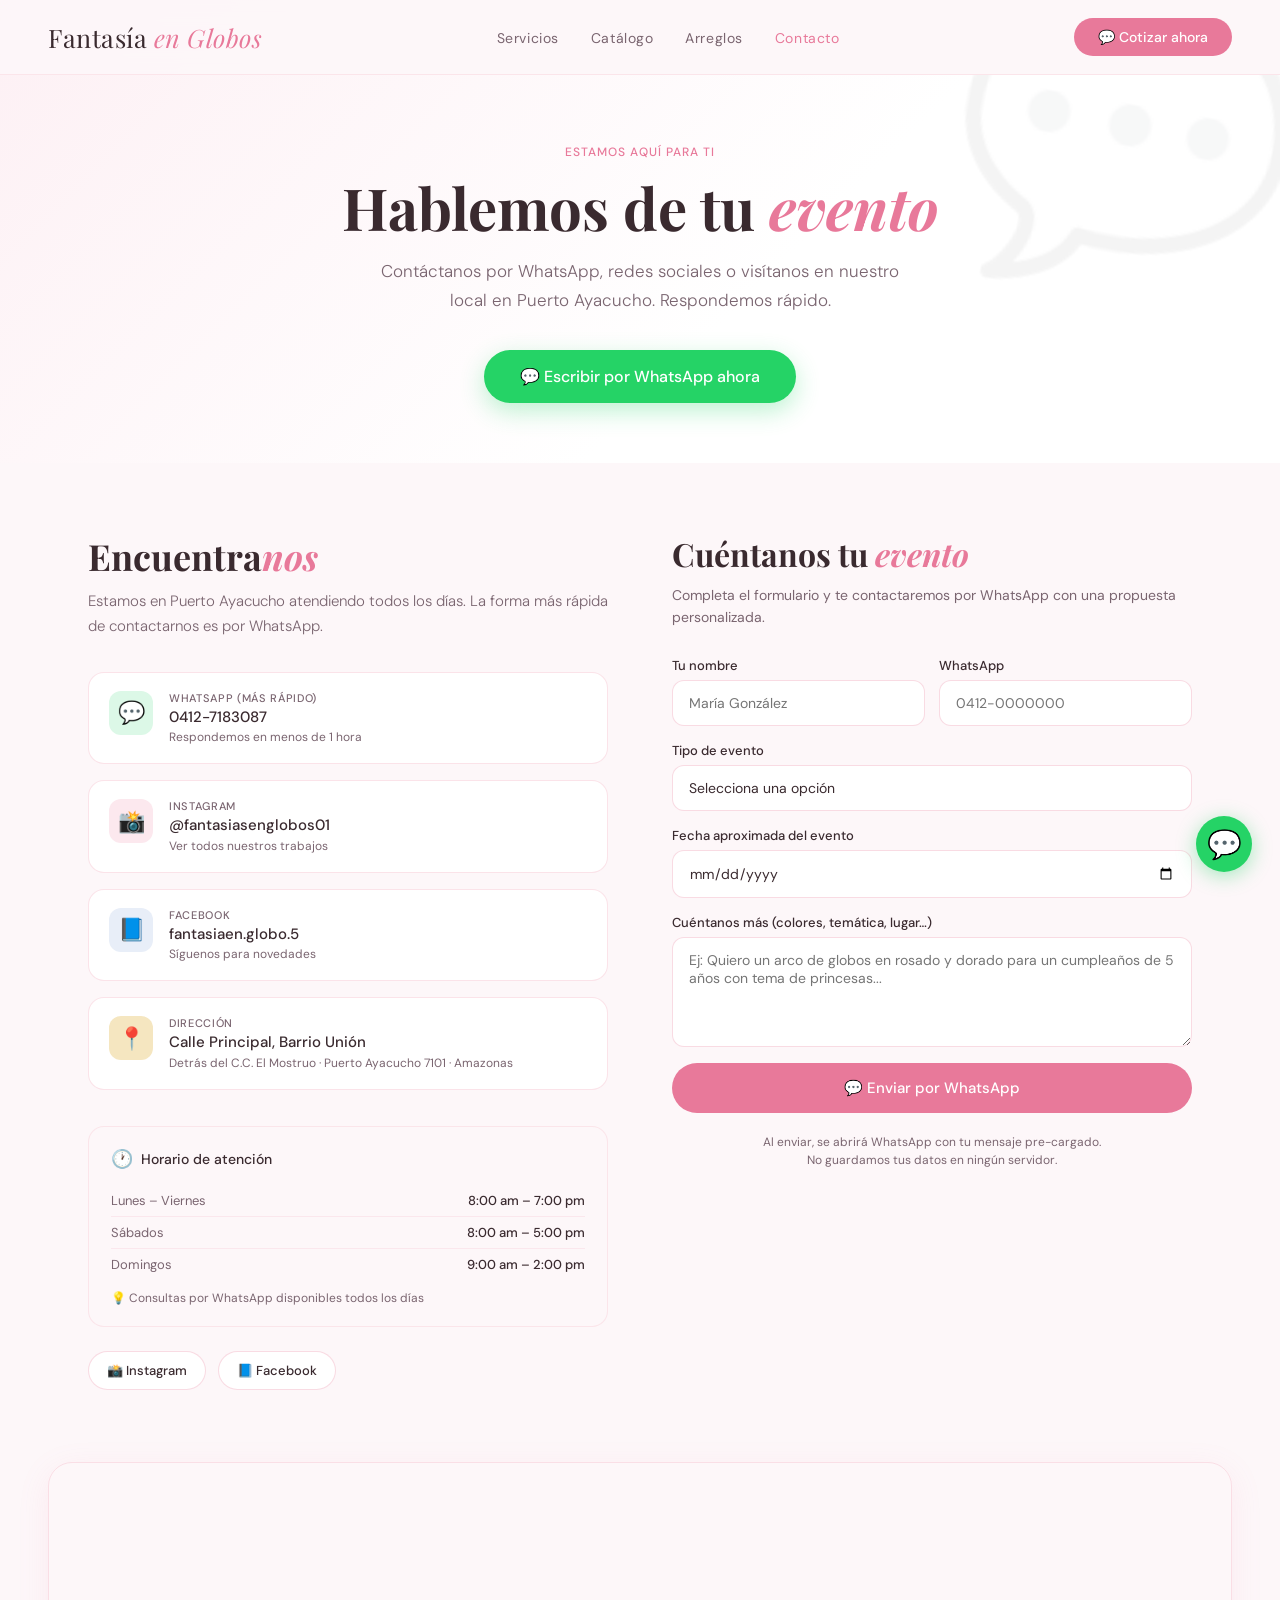
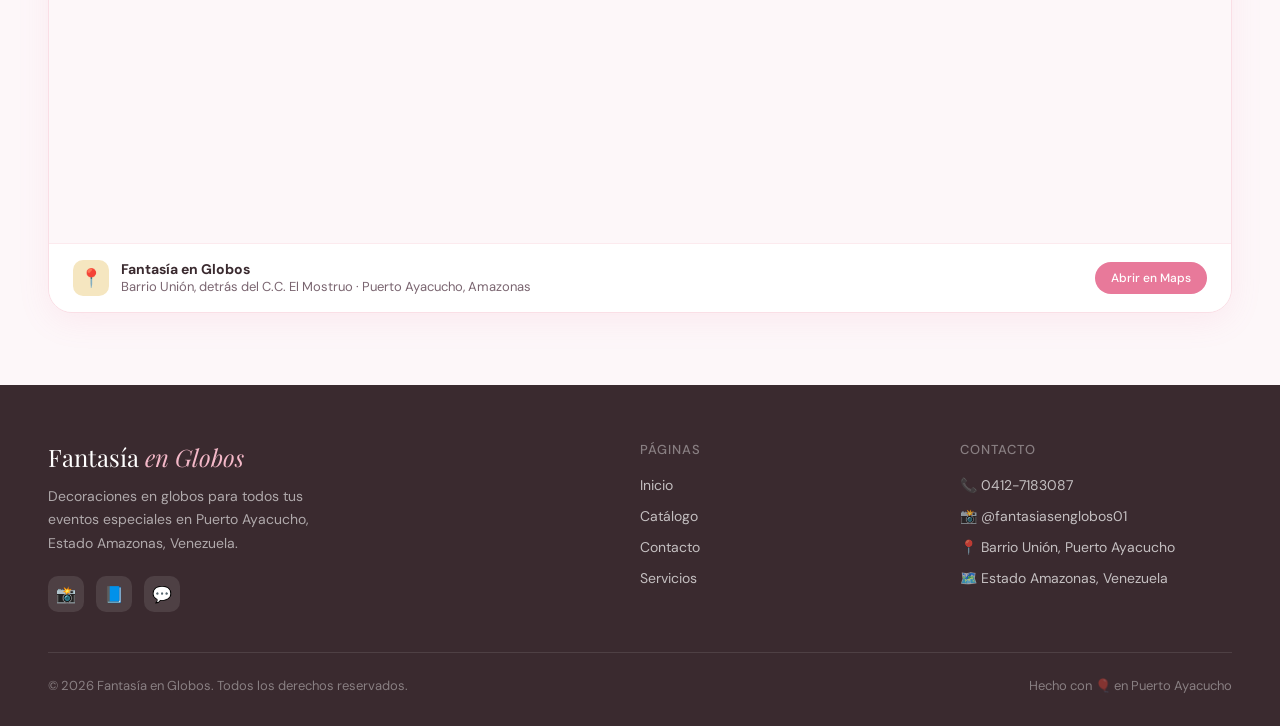
<file: contacto.html>
<!DOCTYPE html>
<html lang="es">
<head>
<meta charset="UTF-8">
<meta name="viewport" content="width=device-width, initial-scale=1.0">
<title>Contacto — Fantasía en Globos | Puerto Ayacucho</title>
<meta name="description" content="Contáctanos para cotizar tu decoración con globos en Puerto Ayacucho. Escríbenos por WhatsApp o visítanos en Barrio Unión, Estado Amazonas, Venezuela.">
<link rel="stylesheet" href="styles.css">
<style>
  /* ── PAGE HERO ── */
  .page-hero {
    padding: 140px 48px 60px;
    background: linear-gradient(135deg, var(--rosa-palido) 0%, white 60%);
    text-align: center;
    position: relative; overflow: hidden;
  }
  .page-hero::before {
    content: '💬';
    position: absolute; font-size: 280px; opacity: 0.04;
    top: -40px; right: -20px; transform: rotate(10deg);
    pointer-events: none;
  }
  .page-hero .section-tag { margin-bottom: 14px; }
  .page-hero h1 {
    font-family: 'Playfair Display', serif;
    font-size: clamp(36px, 5vw, 58px);
    line-height: 1.15; color: var(--gris-texto);
    margin-bottom: 16px;
  }
  .page-hero h1 em { font-style: italic; color: var(--rosa-profundo); }
  .page-hero p {
    font-size: 17px; color: var(--gris-suave);
    max-width: 520px; margin: 0 auto 36px; font-weight: 300; line-height: 1.7;
  }

  /* ── CONTACT MAIN ── */
  .contact-main {
    padding: 72px 48px;
    display: grid;
    grid-template-columns: 1fr 1fr;
    gap: 64px;
    align-items: start;
    max-width: 1200px;
    margin: 0 auto;
  }

  /* ── INFO COLUMN ── */
  .contact-info h2 {
    font-family: 'Playfair Display', serif;
    font-size: clamp(24px, 3vw, 36px);
    color: var(--gris-texto); margin-bottom: 10px; line-height: 1.2;
  }
  .contact-info h2 em { font-style: italic; color: var(--rosa-profundo); }
  .contact-info > p {
    font-size: 15px; color: var(--gris-suave); line-height: 1.7; margin-bottom: 32px; font-weight: 300;
  }

  .contact-cards { display: flex; flex-direction: column; gap: 16px; margin-bottom: 36px; }
  .contact-card {
    display: flex; align-items: flex-start; gap: 16px;
    padding: 18px 20px; border-radius: 16px;
    background: white;
    border: 1.5px solid rgba(244,184,200,0.4);
    text-decoration: none; color: inherit;
    transition: all 0.25s;
  }
  .contact-card:hover {
    border-color: var(--rosa-profundo);
    box-shadow: 0 8px 24px rgba(232,121,154,0.12);
    transform: translateX(4px);
  }
  .contact-card-icon {
    width: 44px; height: 44px; border-radius: 12px;
    display: flex; align-items: center; justify-content: center;
    font-size: 22px; flex-shrink: 0;
  }
  .icon-wa { background: #dcf8e7; }
  .icon-ig { background: #fce8ee; }
  .icon-fb { background: #e8eef8; }
  .icon-map { background: var(--dorado-claro); }
  .contact-card-body {}
  .contact-card-label {
    font-size: 11px; font-weight: 500; letter-spacing: 0.06em;
    text-transform: uppercase; color: var(--gris-suave); margin-bottom: 3px;
  }
  .contact-card-value {
    font-size: 15px; font-weight: 500; color: var(--gris-texto); line-height: 1.3;
  }
  .contact-card-sub { font-size: 12px; color: var(--gris-suave); margin-top: 2px; }

  /* ── HOURS ── */
  .hours-block {
    background: var(--fondo); border-radius: 16px;
    padding: 20px 22px;
    border: 1.5px solid rgba(244,184,200,0.3);
    margin-bottom: 24px;
  }
  .hours-block h3 {
    font-size: 14px; font-weight: 500; color: var(--gris-texto);
    margin-bottom: 14px; display: flex; align-items: center; gap: 8px;
  }
  .hours-block h3 span { font-size: 18px; }
  .hours-table { width: 100%; border-collapse: collapse; }
  .hours-table tr { border-bottom: 1px solid rgba(244,184,200,0.25); }
  .hours-table tr:last-child { border-bottom: none; }
  .hours-table td { padding: 7px 0; font-size: 13px; }
  .hours-table td:first-child { color: var(--gris-suave); }
  .hours-table td:last-child { text-align: right; font-weight: 500; color: var(--gris-texto); }
  .hours-note {
    font-size: 12px; color: var(--gris-suave); margin-top: 10px;
    display: flex; align-items: center; gap: 6px;
  }

  /* ── SOCIAL LINKS ── */
  .social-links { display: flex; gap: 12px; }
  .social-link {
    display: flex; align-items: center; gap: 8px;
    padding: 10px 18px; border-radius: 100px;
    border: 1.5px solid rgba(244,184,200,0.5);
    background: white; text-decoration: none;
    font-size: 13px; font-weight: 500; color: var(--gris-texto);
    transition: all 0.2s;
  }
  .social-link:hover { border-color: var(--rosa-profundo); color: var(--rosa-profundo); }

  /* ── FORM COLUMN ── */
  .contact-form-wrap {}
  .contact-form-wrap h2 {
    font-family: 'Playfair Display', serif;
    font-size: clamp(22px, 2.5vw, 32px);
    color: var(--gris-texto); margin-bottom: 10px; line-height: 1.2;
  }
  .contact-form-wrap h2 em { font-style: italic; color: var(--rosa-profundo); }
  .contact-form-wrap > p {
    font-size: 14px; color: var(--gris-suave); margin-bottom: 28px; line-height: 1.6;
  }

  .contact-form { display: flex; flex-direction: column; gap: 16px; }
  .form-group { display: flex; flex-direction: column; gap: 6px; }
  .form-group label {
    font-size: 13px; font-weight: 500; color: var(--gris-texto);
  }
  .form-group input,
  .form-group select,
  .form-group textarea {
    padding: 13px 16px;
    border: 1.5px solid rgba(244,184,200,0.5);
    border-radius: 12px;
    font-size: 14px; font-family: 'DM Sans', sans-serif;
    color: var(--gris-texto); background: white;
    outline: none; transition: border-color 0.2s;
    appearance: none;
  }
  .form-group input:focus,
  .form-group select:focus,
  .form-group textarea:focus {
    border-color: var(--rosa-profundo);
    box-shadow: 0 0 0 3px rgba(232,121,154,0.1);
  }
  .form-group textarea { resize: vertical; min-height: 110px; }
  .form-row { display: grid; grid-template-columns: 1fr 1fr; gap: 14px; }
  .form-submit {
    background: var(--rosa-profundo); color: white;
    padding: 15px 32px; border-radius: 100px;
    font-size: 15px; font-weight: 500; border: none;
    cursor: pointer; font-family: 'DM Sans', sans-serif;
    display: flex; align-items: center; justify-content: center; gap: 8px;
    transition: all 0.2s; width: 100%;
  }
  .form-submit:hover { background: #d4607e; transform: translateY(-2px); box-shadow: 0 8px 24px rgba(232,121,154,0.3); }
  .form-note {
    font-size: 12px; color: var(--gris-suave); text-align: center; margin-top: 4px; line-height: 1.5;
  }

  /* ── MAP ── */
  .map-section {
    padding: 0 48px 72px;
  }
  .map-container {
    border-radius: 24px; overflow: hidden;
    border: 1.5px solid rgba(244,184,200,0.4);
    box-shadow: 0 8px 32px rgba(232,121,154,0.1);
  }
  .map-container iframe {
    display: block; width: 100%; height: 380px; border: none;
  }
  .map-label {
    background: white; padding: 16px 24px;
    display: flex; align-items: center; gap: 12px;
    border-top: 1px solid rgba(244,184,200,0.3);
  }
  .map-label-icon {
    width: 36px; height: 36px; border-radius: 10px;
    background: var(--dorado-claro);
    display: flex; align-items: center; justify-content: center;
    font-size: 18px; flex-shrink: 0;
  }
  .map-label-text { font-size: 13px; }
  .map-label-text strong { display: block; color: var(--gris-texto); font-size: 14px; }
  .map-label-text span { color: var(--gris-suave); }
  .map-label-link {
    margin-left: auto;
    padding: 8px 16px; border-radius: 100px;
    background: var(--rosa-profundo); color: white;
    font-size: 12px; font-weight: 500; text-decoration: none;
    white-space: nowrap;
    transition: background 0.2s;
  }
  .map-label-link:hover { background: #d4607e; }

  /* ── RESPONSIVE ── */
  @media (max-width: 900px) {
    .page-hero { padding: 120px 24px 50px; }
    .contact-main { grid-template-columns: 1fr; gap: 40px; padding: 48px 24px; }
    .map-section { padding: 0 24px 60px; }
    .social-links { flex-wrap: wrap; }
  }
  @media (max-width: 520px) {
    .form-row { grid-template-columns: 1fr; }
  }
</style>
<script type="application/ld+json">
{
  "@context": "https://schema.org",
  "@type": "LocalBusiness",
  "name": "Fantasía en Globos",
  "url": "https://fantasia-en-globos.vercel.app",
  "telephone": "+584127183087",
  "address": {
    "@type": "PostalAddress",
    "streetAddress": "Barrio Unión, detrás C.C. El Mostruo",
    "addressLocality": "Puerto Ayacucho",
    "addressRegion": "Amazonas",
    "postalCode": "7101",
    "addressCountry": "VE"
  },
  "geo": {
    "@type": "GeoCoordinates",
    "latitude": 5.667448527068789,
    "longitude": -67.61607994654464
  },
  "openingHours": "Mo-Sa 08:00-18:00"
}
</script>
</head>
<body>

<!-- WHATSAPP FLOTANTE -->
<a href="https://wa.me/584127183087" class="whatsapp-float" target="_blank" title="Contáctanos por WhatsApp">💬</a>

<!-- NAVBAR -->
<nav>
  <a href="index.html" class="nav-logo">Fantasía <span>en Globos</span></a>
  <ul class="nav-links">
    <li><a href="index.html#categorias">Servicios</a></li>
    <li><a href="catalogo.html">Catálogo</a></li>
    <li><a href="index.html#arreglos">Arreglos</a></li>
    <li><a href="contacto.html" class="active">Contacto</a></li>
  </ul>
  <a href="https://wa.me/584127183087" class="nav-cta" target="_blank">💬 Cotizar ahora</a>
</nav>

<!-- PAGE HERO -->
<section class="page-hero">
  <div class="section-tag">Estamos aquí para ti</div>
  <h1>Hablemos de tu <em>evento</em></h1>
  <p>Contáctanos por WhatsApp, redes sociales o visítanos en nuestro local en Puerto Ayacucho. Respondemos rápido.</p>
  <a href="https://wa.me/584127183087?text=Hola%21%20Quiero%20cotizar%20una%20decoraci%C3%B3n.%20%C2%BFMe%20pueden%20asesorar%3F" class="btn-whatsapp" target="_blank">💬 Escribir por WhatsApp ahora</a>
</section>

<!-- MAIN CONTENT -->
<div class="contact-main">

  <!-- INFO -->
  <div class="contact-info">
    <h2>Encuentra<em>nos</em></h2>
    <p>Estamos en Puerto Ayacucho atendiendo todos los días. La forma más rápida de contactarnos es por WhatsApp.</p>

    <div class="contact-cards">

      <a href="https://wa.me/584127183087?text=Hola%21%20Quiero%20cotizar%20una%20decoraci%C3%B3n." class="contact-card" target="_blank">
        <div class="contact-card-icon icon-wa">💬</div>
        <div class="contact-card-body">
          <div class="contact-card-label">WhatsApp (más rápido)</div>
          <div class="contact-card-value">0412-7183087</div>
          <div class="contact-card-sub">Respondemos en menos de 1 hora</div>
        </div>
      </a>

      <a href="https://www.instagram.com/fantasiasenglobos01" class="contact-card" target="_blank">
        <div class="contact-card-icon icon-ig">📸</div>
        <div class="contact-card-body">
          <div class="contact-card-label">Instagram</div>
          <div class="contact-card-value">@fantasiasenglobos01</div>
          <div class="contact-card-sub">Ver todos nuestros trabajos</div>
        </div>
      </a>

      <a href="https://www.facebook.com/fantasiaen.globo.5" class="contact-card" target="_blank">
        <div class="contact-card-icon icon-fb">📘</div>
        <div class="contact-card-body">
          <div class="contact-card-label">Facebook</div>
          <div class="contact-card-value">fantasiaen.globo.5</div>
          <div class="contact-card-sub">Síguenos para novedades</div>
        </div>
      </a>

      <div class="contact-card" style="cursor:default;">
        <div class="contact-card-icon icon-map">📍</div>
        <div class="contact-card-body">
          <div class="contact-card-label">Dirección</div>
          <div class="contact-card-value">Calle Principal, Barrio Unión</div>
          <div class="contact-card-sub">Detrás del C.C. El Mostruo · Puerto Ayacucho 7101 · Amazonas</div>
        </div>
      </div>

    </div>

    <div class="hours-block">
      <h3><span>🕐</span> Horario de atención</h3>
      <table class="hours-table">
        <tr>
          <td>Lunes – Viernes</td>
          <td>8:00 am – 7:00 pm</td>
        </tr>
        <tr>
          <td>Sábados</td>
          <td>8:00 am – 5:00 pm</td>
        </tr>
        <tr>
          <td>Domingos</td>
          <td>9:00 am – 2:00 pm</td>
        </tr>
      </table>
      <div class="hours-note">
        💡 Consultas por WhatsApp disponibles todos los días
      </div>
    </div>

    <div class="social-links">
      <a href="https://www.instagram.com/fantasiasenglobos01" class="social-link" target="_blank">📸 Instagram</a>
      <a href="https://www.facebook.com/fantasiaen.globo.5" class="social-link" target="_blank">📘 Facebook</a>
    </div>
  </div>

  <!-- FORM -->
  <div class="contact-form-wrap">
    <h2>Cuéntanos tu <em>evento</em></h2>
    <p>Completa el formulario y te contactaremos por WhatsApp con una propuesta personalizada.</p>

    <form class="contact-form" id="contactForm">
      <div class="form-row">
        <div class="form-group">
          <label for="nombre">Tu nombre</label>
          <input type="text" id="nombre" name="nombre" placeholder="María González" required>
        </div>
        <div class="form-group">
          <label for="telefono">WhatsApp</label>
          <input type="tel" id="telefono" name="telefono" placeholder="0412-0000000">
        </div>
      </div>

      <div class="form-group">
        <label for="evento">Tipo de evento</label>
        <select id="evento" name="evento" required>
          <option value="" disabled selected>Selecciona una opción</option>
          <option value="Cumpleaños infantil">🎈 Cumpleaños infantil</option>
          <option value="Cumpleaños adulto">🎂 Cumpleaños adulto</option>
          <option value="15 años">💃 15 años</option>
          <option value="Boda o aniversario">💍 Boda o aniversario</option>
          <option value="Evento corporativo">🏢 Evento corporativo</option>
          <option value="Apertura de negocio">🎊 Apertura de negocio</option>
          <option value="Baby Shower">👶 Baby Shower</option>
          <option value="Arreglo o regalo">🎁 Arreglo o regalo especial</option>
          <option value="Otro">✨ Otro evento</option>
        </select>
      </div>

      <div class="form-group">
        <label for="fecha">Fecha aproximada del evento</label>
        <input type="date" id="fecha" name="fecha">
      </div>

      <div class="form-group">
        <label for="mensaje">Cuéntanos más (colores, temática, lugar…)</label>
        <textarea id="mensaje" name="mensaje" placeholder="Ej: Quiero un arco de globos en rosado y dorado para un cumpleaños de 5 años con tema de princesas..."></textarea>
      </div>

      <button type="submit" class="form-submit">
        💬 Enviar por WhatsApp
      </button>
      <div class="form-note">
        Al enviar, se abrirá WhatsApp con tu mensaje pre-cargado.<br>No guardamos tus datos en ningún servidor.
      </div>
    </form>
  </div>

</div>

<!-- MAPA -->
<div class="map-section">
  <div class="map-container">
    <iframe
      src="https://www.google.com/maps?q=Barrio+Union,+Puerto+Ayacucho,+Amazonas,+Venezuela&output=embed"
      allowfullscreen=""
      loading="lazy"
      referrerpolicy="no-referrer-when-downgrade"
      title="Ubicación Fantasía en Globos - Barrio Unión, Puerto Ayacucho">
    </iframe>
    <div class="map-label">
      <div class="map-label-icon">📍</div>
      <div class="map-label-text">
        <strong>Fantasía en Globos</strong>
        <span>Barrio Unión, detrás del C.C. El Mostruo · Puerto Ayacucho, Amazonas</span>
      </div>
      <a href="https://maps.google.com/?q=Barrio+Union,+Puerto+Ayacucho,+Amazonas,+Venezuela" class="map-label-link" target="_blank">Abrir en Maps</a>
    </div>
  </div>
</div>

<!-- FOOTER -->
<footer>
  <div class="footer-grid">
    <div>
      <div class="footer-logo">Fantasía <span>en Globos</span></div>
      <div class="footer-desc">Decoraciones en globos para todos tus eventos especiales en Puerto Ayacucho, Estado Amazonas, Venezuela.</div>
      <div class="footer-social">
        <a href="https://www.instagram.com/fantasiasenglobos01" class="social-btn" target="_blank" title="Instagram">📸</a>
        <a href="https://www.facebook.com/fantasiaen.globo.5" class="social-btn" target="_blank" title="Facebook">📘</a>
        <a href="https://wa.me/584127183087" class="social-btn" target="_blank" title="WhatsApp">💬</a>
      </div>
    </div>
    <div class="footer-col">
      <h4>Páginas</h4>
      <ul>
        <li><a href="index.html">Inicio</a></li>
        <li><a href="catalogo.html">Catálogo</a></li>
        <li><a href="contacto.html">Contacto</a></li>
        <li><a href="index.html#servicios">Servicios</a></li>
      </ul>
    </div>
    <div class="footer-col">
      <h4>Contacto</h4>
      <ul>
        <li><a href="https://wa.me/584127183087">📞 0412-7183087</a></li>
        <li><a href="https://www.instagram.com/fantasiasenglobos01" target="_blank">📸 @fantasiasenglobos01</a></li>
        <li><a href="#">📍 Barrio Unión, Puerto Ayacucho</a></li>
        <li><a href="#">🗺️ Estado Amazonas, Venezuela</a></li>
      </ul>
    </div>
  </div>
  <div class="footer-bottom">
    <span>© 2026 Fantasía en Globos. Todos los derechos reservados.</span>
    <span>Hecho con 🎈 en Puerto Ayacucho</span>
  </div>
</footer>

<script>
  document.getElementById('contactForm').addEventListener('submit', function(e) {
    e.preventDefault();
    const nombre = document.getElementById('nombre').value.trim();
    const telefono = document.getElementById('telefono').value.trim();
    const evento = document.getElementById('evento').value;
    const fecha = document.getElementById('fecha').value;
    const mensaje = document.getElementById('mensaje').value.trim();

    let text = `Hola! Soy ${nombre || 'un cliente interesado'}`;
    if (evento) text += ` y quiero cotizar decoraciones para: *${evento}*`;
    if (fecha) {
      const d = new Date(fecha + 'T12:00:00');
      text += `\n📅 Fecha del evento: ${d.toLocaleDateString('es-VE', { weekday:'long', year:'numeric', month:'long', day:'numeric' })}`;
    }
    if (telefono) text += `\n📞 Mi WhatsApp: ${telefono}`;
    if (mensaje) text += `\n\n💬 Detalles: ${mensaje}`;
    text += '\n\n¿Pueden asesorarme?';

    window.open(`https://wa.me/584127183087?text=${encodeURIComponent(text)}`, '_blank');
  });
</script>

</body>
</html>
</file>
<file: styles.css>
/* =============================================
   FANTASÍA EN GLOBOS — Estilos compartidos
   ============================================= */

@import url('https://fonts.googleapis.com/css2?family=Playfair+Display:ital,wght@0,400;0,600;1,400&family=DM+Sans:wght@300;400;500&display=swap');

:root {
  --rosa: #f4b8c8;
  --rosa-claro: #fce8ee;
  --rosa-palido: #fdf0f4;
  --rosa-profundo: #e8799a;
  --dorado: #c9a84c;
  --dorado-claro: #f5e6c0;
  --blanco: #ffffff;
  --gris-texto: #3a2a2f;
  --gris-suave: #7a6570;
  --fondo: #fdf7f9;
}

* { margin: 0; padding: 0; box-sizing: border-box; }
html { scroll-behavior: smooth; }
body {
  font-family: 'DM Sans', sans-serif;
  background: var(--fondo);
  color: var(--gris-texto);
  overflow-x: hidden;
}

/* ── NAVBAR ── */
nav {
  position: fixed; top: 0; left: 0; right: 0; z-index: 100;
  display: flex; align-items: center; justify-content: space-between;
  padding: 18px 48px;
  background: rgba(253,247,249,0.92);
  backdrop-filter: blur(12px);
  border-bottom: 1px solid rgba(244,184,200,0.3);
}
.nav-brand { display: flex; flex-direction: column; gap: 2px; }
.nav-location {
  font-size: 11.4px; color: var(--gris-suave);
  letter-spacing: 0.05em; line-height: 1;
}
.nav-logo {
  font-family: 'Playfair Display', serif;
  font-size: 25.3px;
  color: var(--gris-texto);
  text-decoration: none;
  letter-spacing: 0.02em;
}
.nav-logo span { color: var(--rosa-profundo); font-style: italic; }
.nav-links { display: flex; gap: 32px; list-style: none; }
.nav-links a {
  font-size: 14px; font-weight: 400; color: var(--gris-suave);
  text-decoration: none; letter-spacing: 0.04em;
  transition: color 0.2s;
}
.nav-links a:hover, .nav-links a.active { color: var(--rosa-profundo); }
.nav-cta {
  background: var(--rosa-profundo); color: white;
  padding: 10px 24px; border-radius: 100px;
  font-size: 14px; font-weight: 500; text-decoration: none;
  transition: background 0.2s, transform 0.15s;
  display: flex; align-items: center; gap: 8px;
}
.nav-cta:hover { background: #d4607e; transform: translateY(-1px); }

/* ── BOTONES ── */
.btn-primary {
  background: var(--rosa-profundo); color: white;
  padding: 15px 32px; border-radius: 100px;
  font-size: 15px; font-weight: 500; text-decoration: none;
  display: inline-flex; align-items: center; gap: 10px;
  transition: all 0.2s;
}
.btn-primary:hover { background: #d4607e; transform: translateY(-2px); box-shadow: 0 8px 24px rgba(232,121,154,0.3); }
.btn-secondary {
  background: transparent; color: var(--gris-texto);
  padding: 15px 32px; border-radius: 100px;
  font-size: 15px; font-weight: 500; text-decoration: none;
  border: 1.5px solid rgba(58,42,47,0.2);
  display: inline-flex; align-items: center; gap: 10px;
  transition: all 0.2s;
}
.btn-secondary:hover { border-color: var(--rosa-profundo); color: var(--rosa-profundo); }
.btn-whatsapp {
  display: inline-flex; align-items: center; gap: 10px;
  background: #25D366; color: white;
  padding: 16px 36px; border-radius: 100px;
  font-size: 16px; font-weight: 500; text-decoration: none;
  transition: all 0.2s;
  box-shadow: 0 8px 24px rgba(37,211,102,0.3);
}
.btn-whatsapp:hover { background: #20b858; transform: translateY(-2px); box-shadow: 0 12px 32px rgba(37,211,102,0.4); }

/* ── SECTION HEADER ── */
.section-header { text-align: center; margin-bottom: 56px; }
.section-tag {
  display: inline-block;
  font-size: 12px; font-weight: 500; letter-spacing: 0.08em;
  text-transform: uppercase; color: var(--rosa-profundo);
  margin-bottom: 12px;
}
.section-title {
  font-family: 'Playfair Display', serif;
  font-size: clamp(28px, 3.5vw, 42px);
  color: var(--gris-texto); line-height: 1.2;
}
.section-title em { font-style: italic; color: var(--rosa-profundo); }

/* ── FOOTER ── */
footer {
  background: var(--gris-texto);
  color: rgba(255,255,255,0.8);
  padding: 56px 48px 32px;
}
.footer-grid {
  display: grid; grid-template-columns: 2fr 1fr 1fr;
  gap: 48px; margin-bottom: 40px;
}
.footer-logo {
  font-family: 'Playfair Display', serif;
  font-size: 24px; color: white;
  margin-bottom: 12px;
}
.footer-logo span { color: var(--rosa); font-style: italic; }
.footer-desc { font-size: 14px; line-height: 1.7; color: rgba(255,255,255,0.6); max-width: 280px; }
.footer-social { display: flex; gap: 12px; margin-top: 20px; }
.social-btn {
  width: 36px; height: 36px; border-radius: 10px;
  background: rgba(255,255,255,0.1);
  display: flex; align-items: center; justify-content: center;
  color: white; text-decoration: none; font-size: 16px;
  transition: background 0.2s;
}
.social-btn:hover { background: var(--rosa-profundo); }
.footer-col h4 { font-size: 13px; font-weight: 500; letter-spacing: 0.08em; text-transform: uppercase; color: rgba(255,255,255,0.4); margin-bottom: 16px; }
.footer-col ul { list-style: none; }
.footer-col li { margin-bottom: 10px; }
.footer-col a { color: rgba(255,255,255,0.7); text-decoration: none; font-size: 14px; transition: color 0.2s; }
.footer-col a:hover { color: var(--rosa); }
.footer-bottom {
  padding-top: 24px; border-top: 1px solid rgba(255,255,255,0.1);
  display: flex; justify-content: space-between; align-items: center;
  font-size: 13px; color: rgba(255,255,255,0.4);
}

/* ── WHATSAPP FLOAT ── */
.whatsapp-float {
  position: fixed; bottom: 28px; right: 28px; z-index: 999;
  width: 56px; height: 56px; border-radius: 50%;
  background: #25D366;
  display: flex; align-items: center; justify-content: center;
  font-size: 28px; text-decoration: none; color: white;
  box-shadow: 0 4px 20px rgba(37,211,102,0.4);
  transition: transform 0.2s, box-shadow 0.2s;
  animation: pulse 2.5s infinite;
}
.whatsapp-float:hover { transform: scale(1.1); box-shadow: 0 8px 28px rgba(37,211,102,0.5); }

/* ── ANIMACIONES ── */
@keyframes pulse {
  0%, 100% { box-shadow: 0 4px 20px rgba(37,211,102,0.4); }
  50% { box-shadow: 0 4px 32px rgba(37,211,102,0.7); }
}
@keyframes fadeUp {
  from { opacity: 0; transform: translateY(24px); }
  to { opacity: 1; transform: translateY(0); }
}
.fade-up { animation: fadeUp 0.7s ease forwards; }
.delay-1 { animation-delay: 0.1s; opacity: 0; }
.delay-2 { animation-delay: 0.25s; opacity: 0; }
.delay-3 { animation-delay: 0.4s; opacity: 0; }
.delay-4 { animation-delay: 0.55s; opacity: 0; }

/* ── RESPONSIVE COMPARTIDO ── */
@media (max-width: 900px) {
  nav { padding: 16px 24px; }
  .nav-links { display: none; }
  .footer-grid { grid-template-columns: 1fr; }
  .footer-bottom { flex-direction: column; gap: 8px; text-align: center; }
}
</file>
